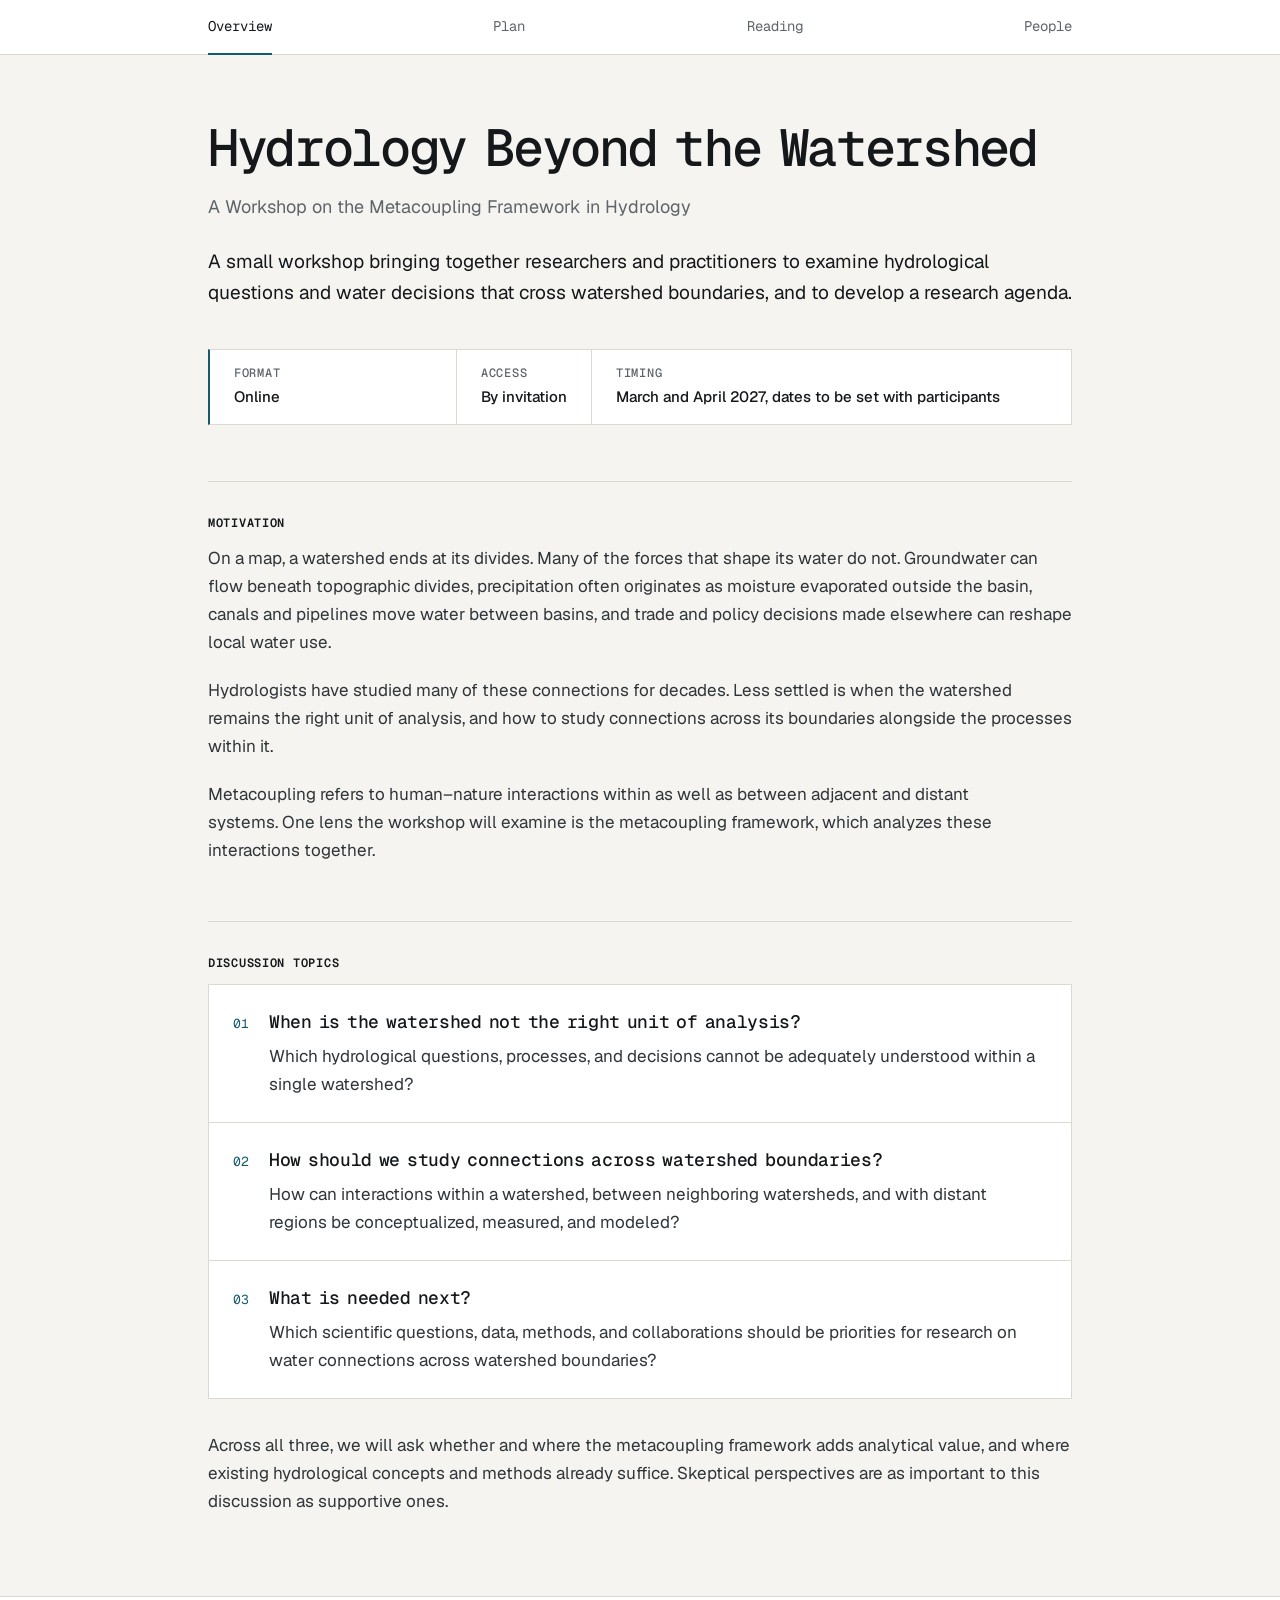
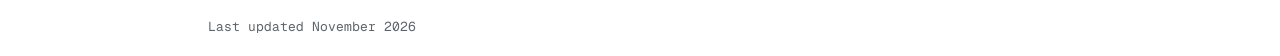
<file: index.html>
<!doctype html>
<html lang="en">
<head>
  <meta charset="utf-8">
  <meta name="viewport" content="width=device-width, initial-scale=1">
  <title>Hydrology Beyond the Watershed · A Workshop on the Metacoupling Framework in Hydrology</title>
  <meta name="description" content="A small online workshop, by invitation, on hydrological questions and water decisions that cross watershed boundaries, with its three discussion topics.">
  <meta name="robots" content="noindex, nofollow">
  <meta name="theme-color" content="#FFFFFF" media="(prefers-color-scheme: light)">
  <meta name="theme-color" content="#15191C" media="(prefers-color-scheme: dark)">
  <link rel="icon" href="assets/images/favicon-32.png" sizes="32x32">
  <link rel="icon" href="assets/images/favicon.svg" type="image/svg+xml">
  <link rel="preload" href="assets/fonts/geist-latin-wght-normal.woff2" as="font" type="font/woff2" crossorigin>
  <link rel="preload" href="assets/fonts/geist-mono-latin-wght-normal.woff2" as="font" type="font/woff2" crossorigin>
  <link rel="stylesheet" href="assets/css/site.css">
</head>
<body>
  <a class="skip-link" href="#main">Skip to content</a>
  <header class="site-header">
    <nav class="nav wrap" aria-label="Main navigation">
      <a href="index.html" aria-current="page">Overview</a>
      <a href="plan.html">Plan</a>
      <a href="reading.html">Reading</a>
      <a href="people.html">People</a>
    </nav>
  </header>

  <main class="wrap" id="main" tabindex="-1">
    <div class="page-heading">
      <h1>Hydrology Beyond the Watershed</h1>
      <p class="subtitle">A Workshop on the Metacoupling Framework in Hydrology</p>
      <p class="lead">A small workshop bringing together researchers and practitioners to examine hydrological questions and water decisions that cross watershed boundaries, and to develop a research agenda.</p>
    </div>

    <ul class="facts" role="list">
      <li><span class="key">Format</span> Online</li>
      <li><span class="key">Access</span> By invitation</li>
      <li><span class="key">Timing</span> March and April 2027, dates to be set with participants</li>
    </ul>

    <section class="prose" aria-labelledby="motivation-h">
      <h2 id="motivation-h">Motivation</h2>
      <p>On a map, a watershed ends at its divides. Many of the forces that shape its water do not. Groundwater can flow beneath topographic divides, precipitation often originates as moisture evaporated outside the basin, canals and pipelines move water between basins, and trade and policy decisions made elsewhere can reshape local water use.</p>
      <p>Hydrologists have studied many of these connections for decades. Less settled is when the watershed remains the right unit of analysis, and how to study connections across its boundaries alongside the processes within it.</p>
      <p>Metacoupling refers to human–nature interactions within as well as between adjacent and distant systems. One lens the workshop will examine is the metacoupling framework, which analyzes these interactions together.</p>
    </section>

    <section class="prose" id="topics" aria-labelledby="discussion-h">
      <h2 id="discussion-h">Discussion topics</h2>
      <ol class="rows" role="list">
        <li class="topic">
          <span class="row-number" aria-hidden="true">01</span>
          <h3>When is the watershed not the right unit of analysis?</h3>
          <p>Which hydrological questions, processes, and decisions cannot be adequately understood within a single watershed?</p>
        </li>
        <li class="topic">
          <span class="row-number" aria-hidden="true">02</span>
          <h3>How should we study connections across watershed boundaries?</h3>
          <p>How can interactions within a watershed, between neighboring watersheds, and with distant regions be conceptualized, measured, and modeled?</p>
        </li>
        <li class="topic">
          <span class="row-number" aria-hidden="true">03</span>
          <h3>What is needed next?</h3>
          <p>Which scientific questions, data, methods, and collaborations should be priorities for research on water connections across watershed boundaries?</p>
        </li>
      </ol>
      <p class="closing">Across all three, we will ask whether and where the metacoupling framework adds analytical value, and where existing hydrological concepts and methods already suffice. Skeptical perspectives are as important to this discussion as supportive ones.</p>
    </section>
  </main>

  <footer class="site-footer">
    <p class="wrap">Last updated November 2026</p>
  </footer>
</body>
</html>
</file>
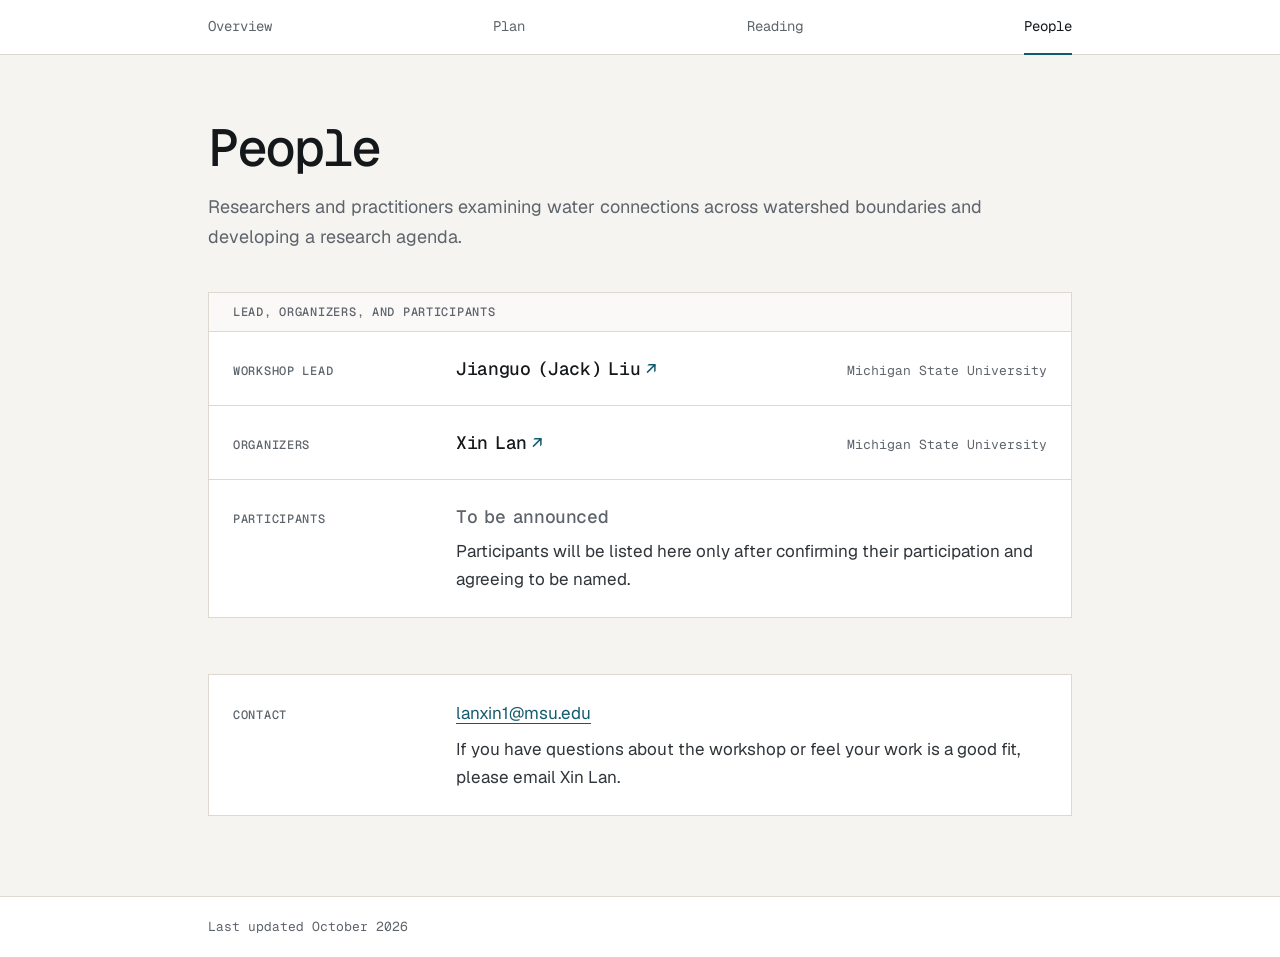
<file: people.html>
<!doctype html>
<html lang="en">
<head>
  <meta charset="utf-8">
  <meta name="viewport" content="width=device-width, initial-scale=1">
  <title>People · Hydrology Beyond the Watershed</title>
  <meta name="description" content="The workshop lead, organizers, and participants, and how to contact Xin Lan about the workshop.">
  <meta name="robots" content="noindex, nofollow">
  <meta name="theme-color" content="#FFFFFF" media="(prefers-color-scheme: light)">
  <meta name="theme-color" content="#15191C" media="(prefers-color-scheme: dark)">
  <link rel="icon" href="assets/images/favicon-32.png" sizes="32x32">
  <link rel="icon" href="assets/images/favicon.svg" type="image/svg+xml">
  <link rel="preload" href="assets/fonts/geist-latin-wght-normal.woff2" as="font" type="font/woff2" crossorigin>
  <link rel="preload" href="assets/fonts/geist-mono-latin-wght-normal.woff2" as="font" type="font/woff2" crossorigin>
  <link rel="stylesheet" href="assets/css/site.css">
</head>
<body>
  <a class="skip-link" href="#main">Skip to content</a>
  <header class="site-header">
    <nav class="nav wrap" aria-label="Main navigation">
      <a href="index.html">Overview</a>
      <a href="plan.html">Plan</a>
      <a href="reading.html">Reading</a>
      <a href="people.html" aria-current="page">People</a>
    </nav>
  </header>

  <main class="wrap" id="main" tabindex="-1">
    <div class="page-heading">
      <h1>People</h1>
      <p class="subtitle">Researchers and practitioners examining water connections across watershed boundaries and developing a research agenda.</p>
    </div>

    <section aria-labelledby="people-h">
      <h2 class="section-label" id="people-h">Lead, organizers, and participants</h2>
      <div class="rows">
        <div>
          <h3 class="group-label">Workshop lead</h3>
          <ul role="list">
            <li>
              <p class="person-name"><a href="https://www.canr.msu.edu/people/jianguo_jack_liu">Jianguo (Jack) Liu</a></p>
              <p class="person-affil">Michigan State University</p>
            </li>
          </ul>
        </div>
        <div>
          <h3 class="group-label">Organizers</h3>
          <ul role="list">
            <li>
              <p class="person-name"><a href="https://www.canr.msu.edu/people/xin-lan">Xin Lan</a></p>
              <p class="person-affil">Michigan State University</p>
            </li>
          </ul>
        </div>
        <div>
          <h3 class="group-label">Participants</h3>
          <p class="people-tba">To be announced</p>
          <p>Participants will be listed here only after confirming their participation and agreeing to be named.</p>
        </div>
      </div>
    </section>

    <section class="rows" id="contact" aria-labelledby="contact-h">
      <div>
        <h2 class="group-label" id="contact-h">Contact</h2>
        <a href="mailto:lanxin1@msu.edu">lanxin1@msu.edu</a>
        <p>If you have questions about the workshop or feel your work is a good fit, please email Xin Lan.</p>
      </div>
    </section>
  </main>

  <footer class="site-footer">
    <p class="wrap">Last updated October 2026</p>
  </footer>
</body>
</html>
</file>
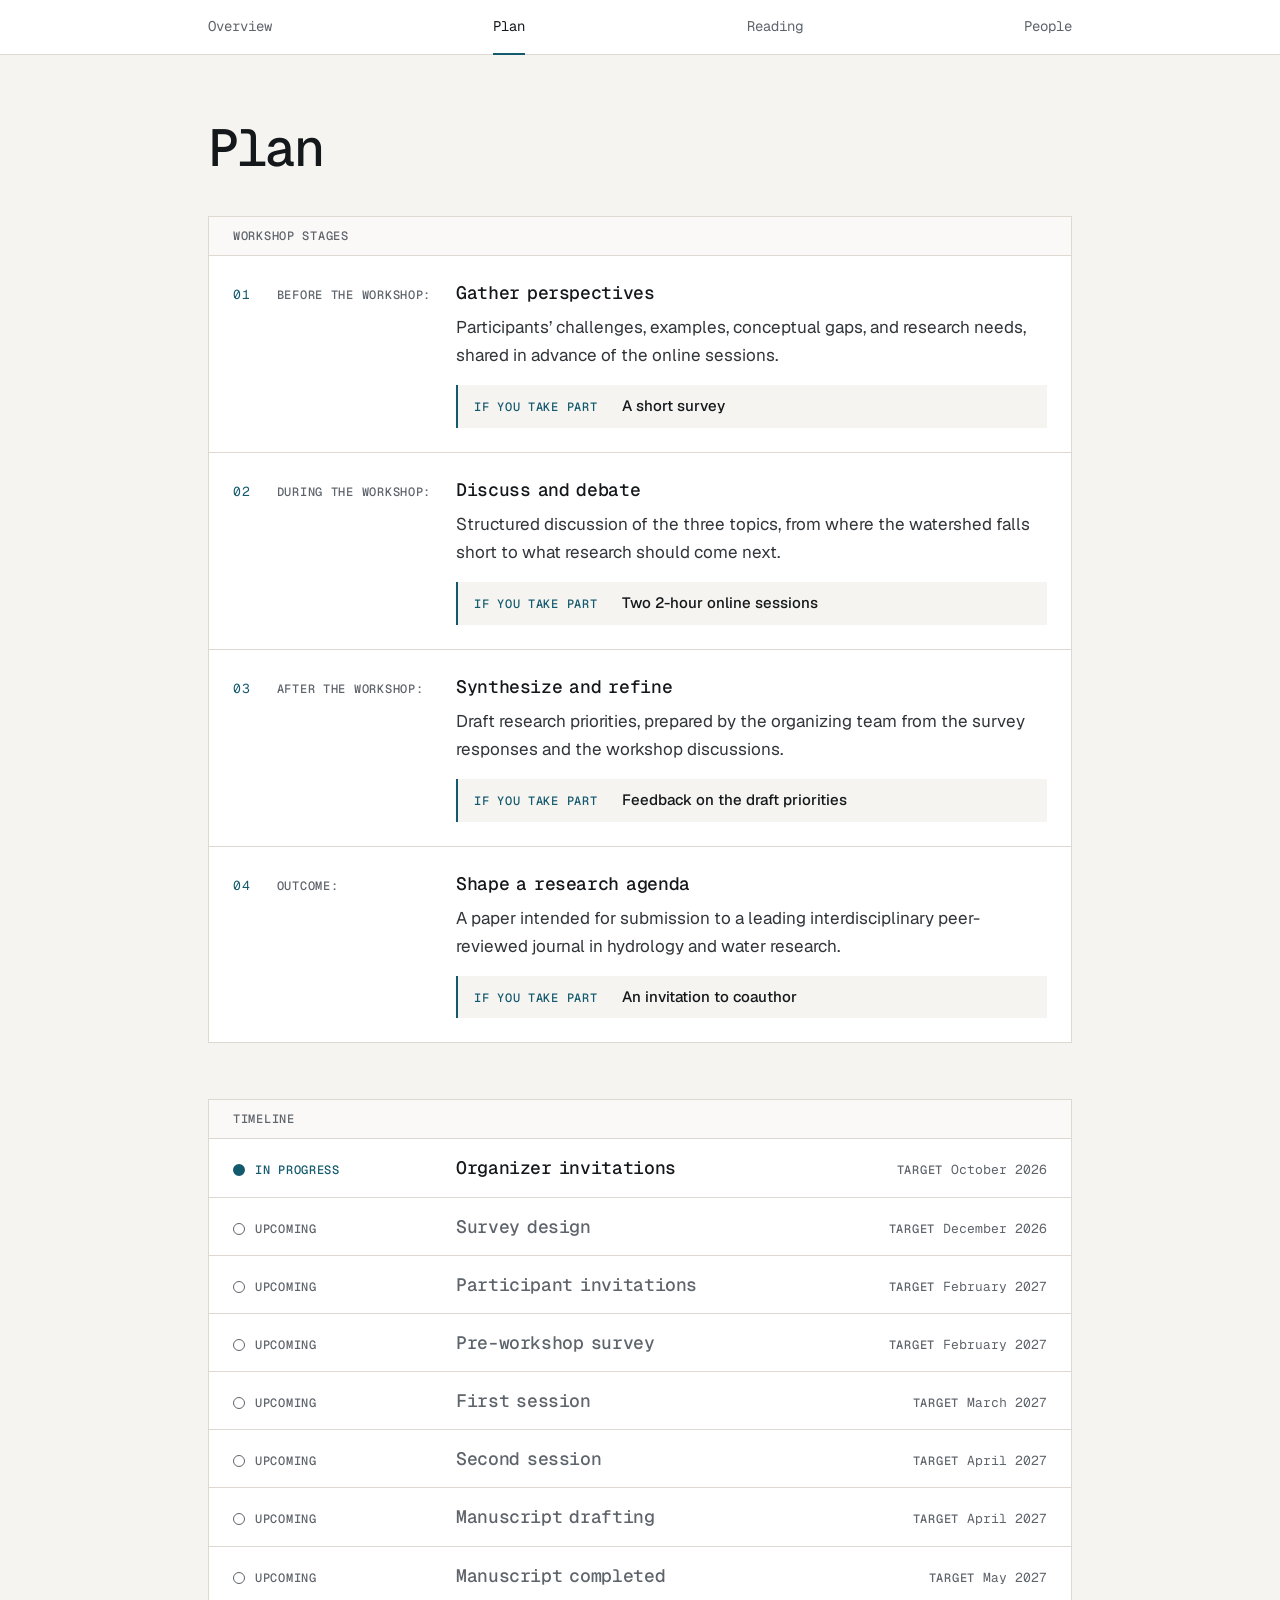
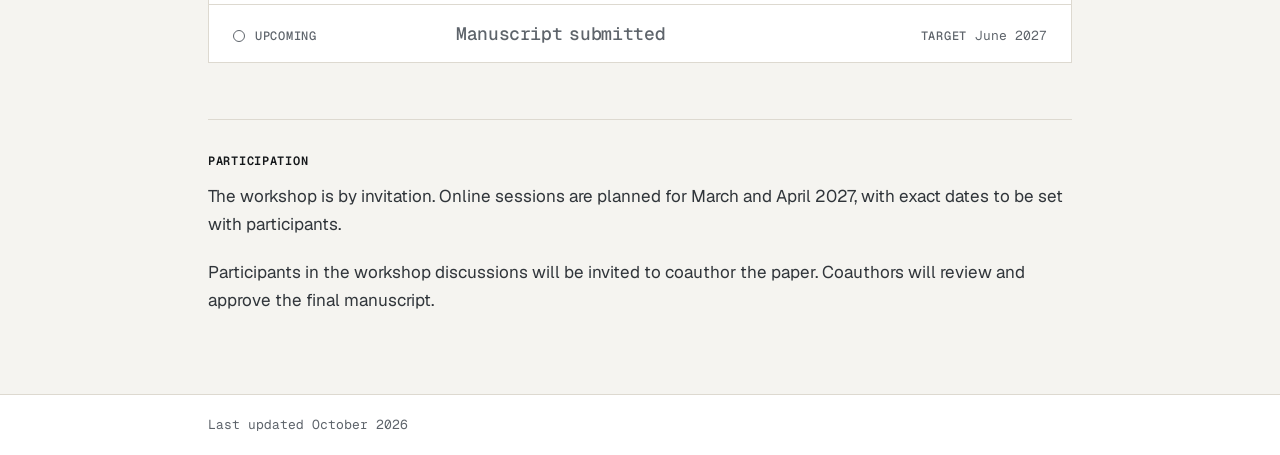
<file: plan.html>
<!doctype html>
<html lang="en">
<head>
  <meta charset="utf-8">
  <meta name="viewport" content="width=device-width, initial-scale=1">
  <title>Plan · Hydrology Beyond the Watershed</title>
  <meta name="description" content="The workshop plan and timeline: gather perspectives, discuss and debate, synthesize and refine, and shape a research agenda.">
  <meta name="robots" content="noindex, nofollow">
  <meta name="theme-color" content="#FFFFFF" media="(prefers-color-scheme: light)">
  <meta name="theme-color" content="#15191C" media="(prefers-color-scheme: dark)">
  <link rel="icon" href="assets/images/favicon-32.png" sizes="32x32">
  <link rel="icon" href="assets/images/favicon.svg" type="image/svg+xml">
  <link rel="preload" href="assets/fonts/geist-latin-wght-normal.woff2" as="font" type="font/woff2" crossorigin>
  <link rel="preload" href="assets/fonts/geist-mono-latin-wght-normal.woff2" as="font" type="font/woff2" crossorigin>
  <link rel="stylesheet" href="assets/css/site.css">
</head>
<body>
  <a class="skip-link" href="#main">Skip to content</a>
  <header class="site-header">
    <nav class="nav wrap" aria-label="Main navigation">
      <a href="index.html">Overview</a>
      <a href="plan.html" aria-current="page">Plan</a>
      <a href="reading.html">Reading</a>
      <a href="people.html">People</a>
    </nav>
  </header>

  <main class="wrap" id="main" tabindex="-1">
    <h1 class="page-heading">Plan</h1>

    <section aria-labelledby="stages-h">
      <h2 class="section-label" id="stages-h">Workshop stages</h2>
      <ol class="rows" role="list">
        <li class="stage">
          <h3><span class="stage-phase"><span class="row-number" aria-hidden="true">01</span> Before the workshop:</span> Gather perspectives</h3>
          <p>Participants’ challenges, examples, conceptual gaps, and research needs, shared in advance of the online sessions.</p>
          <p class="stage-you">
            <span class="you-label">If you take part</span>
            <span>A short survey</span>
          </p>
        </li>
        <li class="stage">
          <h3><span class="stage-phase"><span class="row-number" aria-hidden="true">02</span> During the workshop:</span> Discuss and debate</h3>
          <p>Structured discussion of the three topics, from where the watershed falls short to what research should come next.</p>
          <p class="stage-you">
            <span class="you-label">If you take part</span>
            <span>Two 2-hour online sessions</span>
          </p>
        </li>
        <li class="stage">
          <h3><span class="stage-phase"><span class="row-number" aria-hidden="true">03</span> After the workshop:</span> Synthesize and refine</h3>
          <p>Draft research priorities, prepared by the organizing team from the survey responses and the workshop discussions.</p>
          <p class="stage-you">
            <span class="you-label">If you take part</span>
            <span>Feedback on the draft priorities</span>
          </p>
        </li>
        <li class="stage">
          <h3><span class="stage-phase"><span class="row-number" aria-hidden="true">04</span> Outcome:</span> Shape a research agenda</h3>
          <p>A paper intended for submission to a leading interdisciplinary peer-reviewed journal in hydrology and water research.</p>
          <p class="stage-you">
            <span class="you-label">If you take part</span>
            <span>An invitation to coauthor</span>
          </p>
        </li>
      </ol>
    </section>

    <section aria-labelledby="timeline-h">
      <h2 class="section-label" id="timeline-h">Timeline</h2>
      <ol class="rows timeline" role="list">
        <li class="current">
          <span class="status">In progress</span>
          <h3>Organizer invitations</h3>
          <span class="target"><span class="key">Target</span> October 2026</span>
        </li>
        <li>
          <span class="status">Upcoming</span>
          <h3>Survey design</h3>
          <span class="target"><span class="key">Target</span> December 2026</span>
        </li>
        <li>
          <span class="status">Upcoming</span>
          <h3>Participant invitations</h3>
          <span class="target"><span class="key">Target</span> February 2027</span>
        </li>
        <li>
          <span class="status">Upcoming</span>
          <h3>Pre-workshop survey</h3>
          <span class="target"><span class="key">Target</span> February 2027</span>
        </li>
        <li>
          <span class="status">Upcoming</span>
          <h3>First session</h3>
          <span class="target"><span class="key">Target</span> March 2027</span>
        </li>
        <li>
          <span class="status">Upcoming</span>
          <h3>Second session</h3>
          <span class="target"><span class="key">Target</span> April 2027</span>
        </li>
        <li>
          <span class="status">Upcoming</span>
          <h3>Manuscript drafting</h3>
          <span class="target"><span class="key">Target</span> April 2027</span>
        </li>
        <li>
          <span class="status">Upcoming</span>
          <h3>Manuscript completed</h3>
          <span class="target"><span class="key">Target</span> May 2027</span>
        </li>
        <li>
          <span class="status">Upcoming</span>
          <h3>Manuscript submitted</h3>
          <span class="target"><span class="key">Target</span> June 2027</span>
        </li>
      </ol>
    </section>

    <section class="prose" aria-labelledby="participation-h">
      <h2 id="participation-h">Participation</h2>
      <p>The workshop is by invitation. Online sessions are planned for March and April 2027, with exact dates to be set with participants.</p>
      <p>Participants in the workshop discussions will be invited to coauthor the paper. Coauthors will review and approve the final manuscript.</p>
    </section>
  </main>

  <footer class="site-footer">
    <p class="wrap">Last updated October 2026</p>
  </footer>
</body>
</html>
</file>
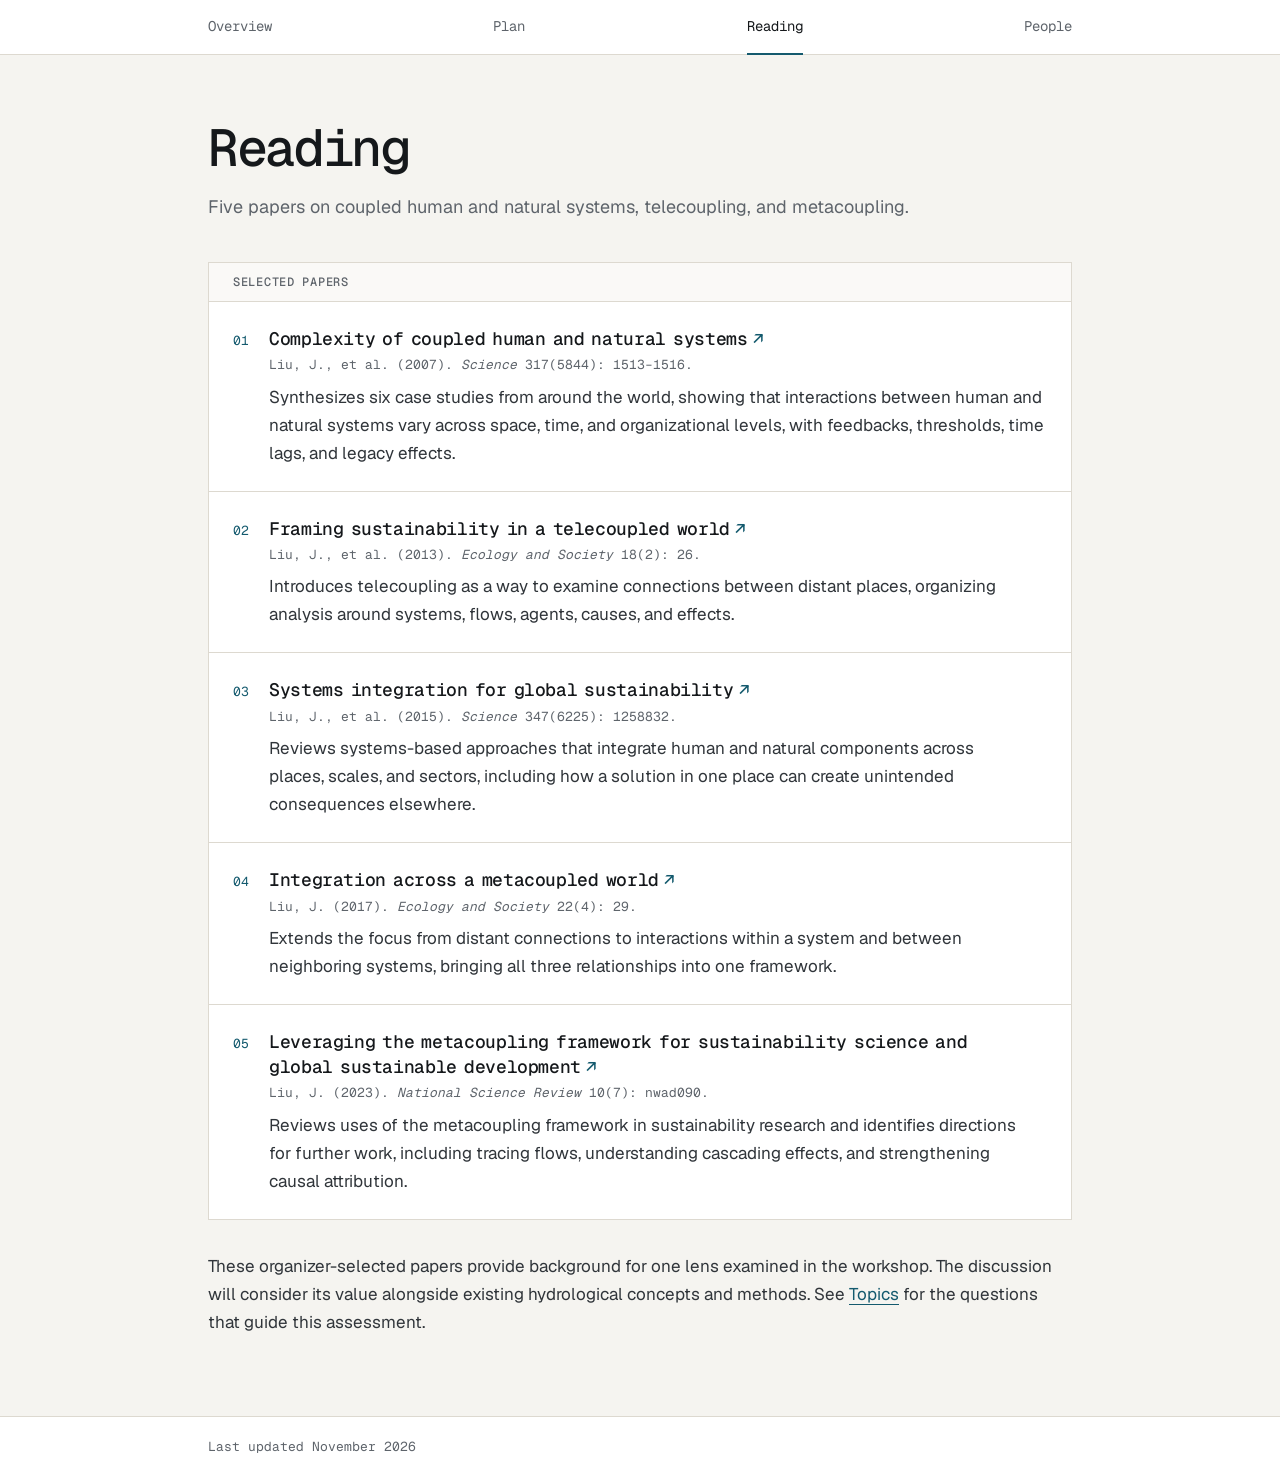
<file: reading.html>
<!doctype html>
<html lang="en">
<head>
  <meta charset="utf-8">
  <meta name="viewport" content="width=device-width, initial-scale=1">
  <title>Background reading · Hydrology Beyond the Watershed</title>
  <meta name="description" content="Five papers on coupled human and natural systems, telecoupling, and metacoupling, with DOI links.">
  <meta name="robots" content="noindex, nofollow">
  <meta name="theme-color" content="#FFFFFF" media="(prefers-color-scheme: light)">
  <meta name="theme-color" content="#15191C" media="(prefers-color-scheme: dark)">
  <link rel="icon" href="assets/images/favicon-32.png" sizes="32x32">
  <link rel="icon" href="assets/images/favicon.svg" type="image/svg+xml">
  <link rel="preload" href="assets/fonts/geist-latin-wght-normal.woff2" as="font" type="font/woff2" crossorigin>
  <link rel="preload" href="assets/fonts/geist-mono-latin-wght-normal.woff2" as="font" type="font/woff2" crossorigin>
  <link rel="stylesheet" href="assets/css/site.css">
</head>
<body>
  <a class="skip-link" href="#main">Skip to content</a>
  <header class="site-header">
    <nav class="nav wrap" aria-label="Main navigation">
      <a href="index.html">Overview</a>
      <a href="plan.html">Plan</a>
      <a href="reading.html" aria-current="page">Reading</a>
      <a href="people.html">People</a>
    </nav>
  </header>

  <main class="wrap" id="main" tabindex="-1">
    <div class="page-heading">
      <h1>Reading</h1>
      <p class="subtitle">Five papers on coupled human and natural systems, telecoupling, and metacoupling.</p>
    </div>

    <section aria-labelledby="papers-h">
      <h2 class="section-label" id="papers-h">Selected papers</h2>
      <ul class="rows" role="list">
        <li class="ref">
          <span class="row-number" aria-hidden="true">01</span>
          <a class="ref-title" href="https://doi.org/10.1126/science.1144004">Complexity of coupled human and natural systems</a>
          <p class="ref-meta">Liu, J., et al. (2007). <i>Science</i> 317(5844): 1513–1516.</p>
          <p>Synthesizes six case studies from around the world, showing that interactions between human and natural systems vary across space, time, and organizational levels, with feedbacks, thresholds, time lags, and legacy effects.</p>
        </li>
        <li class="ref">
          <span class="row-number" aria-hidden="true">02</span>
          <a class="ref-title" href="https://doi.org/10.5751/ES-05873-180226">Framing sustainability in a telecoupled world</a>
          <p class="ref-meta">Liu, J., et al. (2013). <i>Ecology and Society</i> 18(2): 26.</p>
          <p>Introduces telecoupling as a way to examine connections between distant places, organizing analysis around systems, flows, agents, causes, and effects.</p>
        </li>
        <li class="ref">
          <span class="row-number" aria-hidden="true">03</span>
          <a class="ref-title" href="https://doi.org/10.1126/science.1258832">Systems integration for global sustainability</a>
          <p class="ref-meta">Liu, J., et al. (2015). <i>Science</i> 347(6225): 1258832.</p>
          <p>Reviews systems-based approaches that integrate human and natural components across places, scales, and sectors, including how a solution in one place can create unintended consequences elsewhere.</p>
        </li>
        <li class="ref">
          <span class="row-number" aria-hidden="true">04</span>
          <a class="ref-title" href="https://doi.org/10.5751/ES-09830-220429">Integration across a metacoupled world</a>
          <p class="ref-meta">Liu, J. (2017). <i>Ecology and Society</i> 22(4): 29.</p>
          <p>Extends the focus from distant connections to interactions within a system and between neighboring systems, bringing all three relationships into one framework.</p>
        </li>
        <li class="ref">
          <span class="row-number" aria-hidden="true">05</span>
          <a class="ref-title" href="https://doi.org/10.1093/nsr/nwad090">Leveraging the metacoupling framework for sustainability science and global sustainable development</a>
          <p class="ref-meta">Liu, J. (2023). <i>National Science Review</i> 10(7): nwad090.</p>
          <p>Reviews uses of the metacoupling framework in sustainability research and identifies directions for further work, including tracing flows, understanding cascading effects, and strengthening causal attribution.</p>
        </li>
      </ul>
      <p class="closing">These organizer-selected papers provide background for one lens examined in the workshop. The discussion will consider its value alongside existing hydrological concepts and methods. See <a href="index.html#topics">Topics</a> for the questions that guide this assessment.</p>
    </section>
  </main>

  <footer class="site-footer">
    <p class="wrap">Last updated November 2026</p>
  </footer>
</body>
</html>
</file>
<file: assets/css/site.css>
@font-face {
  font-family: "Geist";
  src: url("../fonts/geist-latin-wght-normal.woff2") format("woff2");
  font-weight: 100 900;
  font-display: swap;
}

@font-face {
  font-family: "Geist Mono";
  src: url("../fonts/geist-mono-latin-wght-normal.woff2") format("woff2");
  font-weight: 100 900;
  font-display: swap;
}

:root {
  color-scheme: light dark;

  --paper: #F5F4F0;
  --surface: #FFFFFF;
  --fill: #FAF9F7;
  --rule: #DDD9D0;
  --ink: #15181B;
  --text: #30353A;
  --muted: #5E646B;
  --accent: #145A6E;

  --sans: "Geist", system-ui, sans-serif;
  --mono: "Geist Mono", ui-monospace, "SFMono-Regular", Menlo, Consolas, monospace;

  --gutter: clamp(1rem, 4vw, 2rem);
  --content: 54rem;
  --pad: 1.5rem;
  --num: 2.25rem;
  --rail: 15.5rem;
}

@media (prefers-color-scheme: dark) {
  :root {
    --paper: #0E1113;
    --surface: #15191C;
    --fill: #121517;
    --rule: #2B3237;
    --ink: #EEF0F1;
    --text: #C6CBCF;
    --muted: #979EA5;
    --accent: #74BACD;
  }
}

*, ::before, ::after { box-sizing: border-box; }

html {
  -webkit-text-size-adjust: 100%;
  text-size-adjust: 100%;
}

body {
  display: flex;
  flex-direction: column;
  min-height: 100vh;
  margin: 0;
  background: var(--paper);
  color: var(--text);
  font: 1.0625rem / 1.65 var(--sans);
  -webkit-font-smoothing: antialiased;
  overflow-wrap: break-word;
}

h1, h2, h3, p, ul, ol { margin: 0; }

/* Keep role="list" on styled lists for Safari. */
ul, ol {
  padding: 0;
  list-style: none;
}

a {
  color: var(--accent);
  text-decoration-thickness: 1px;
  text-underline-offset: 0.25em;
}

a:hover { text-decoration-thickness: 2px; }

:focus-visible {
  outline: 2px solid var(--accent);
  outline-offset: 3px;
}

main:focus-visible { outline: 0; }

.skip-link {
  position: absolute;
  top: 0.5rem;
  left: var(--gutter);
  padding: 0.5rem 1rem;
  background: var(--surface);
  transform: translateY(-200%);
}

.skip-link:focus { transform: translateY(0); }

.wrap {
  width: min(100% - 2 * var(--gutter), var(--content));
  margin-inline: auto;
}

h1, h3, .ref-title, .person-name, .people-tba {
  color: var(--ink);
  font: 500 1.125rem / 1.4 var(--mono);
  letter-spacing: -0.02em;
  word-spacing: -0.2em;
}

h1 {
  font-size: clamp(1.875rem, 1.3rem + 2.6vw, 3.25rem);
  line-height: 1.1;
  letter-spacing: -0.045em;
}

h2, .key, .stage-phase, .group-label, .you-label, .status {
  color: var(--muted);
  font: 500 0.75rem / 1.5 var(--mono);
  letter-spacing: 0.06em;
  word-spacing: normal;
  text-transform: uppercase;
}

.nav, .row-number, .ref-meta, .person-affil, .target, .site-footer {
  color: var(--muted);
  font: 0.8125rem / 1.5 var(--mono);
}

.prose h2 {
  margin-bottom: 0.75rem;
  color: var(--ink);
  font-weight: 600;
}

.row-number, .you-label, .current .status { color: var(--accent); }
.people-tba, .timeline > :not(.current, .done) h3 { color: var(--muted); }

.site-header {
  border-bottom: 1px solid var(--rule);
  background: var(--surface);
}

.nav {
  display: flex;
  flex-wrap: wrap;
  align-items: center;
  justify-content: space-between;
  column-gap: 0.5rem;
  font-size: 0.875rem;
}

.nav a {
  margin-block: 0.5rem -1px;
  padding-block: 0.5rem 1rem;
  border-bottom: 2px solid transparent;
  color: inherit;
  text-decoration: none;
}

.nav a:hover, .nav a[aria-current="page"] { color: var(--ink); }
.nav a[aria-current="page"] { border-color: var(--accent); }

@media (forced-colors: active) {
  .nav a:not([aria-current]) { border-bottom: 0; }
}

main {
  flex: 1;
  padding-block: clamp(2.5rem, 8vw, 4rem) clamp(3.5rem, 9vw, 5rem);
}

.page-heading { margin-bottom: 2.5rem; }

.subtitle, .lead, .closing, .prose p, .rows p:not([class]) {
  text-wrap: pretty;
}

.facts li, .ref-meta, .timeline h3, .topic h3 { text-wrap: balance; }

.subtitle {
  margin-top: 1rem;
  color: var(--muted);
  font-size: 1.125rem;
}

.lead {
  margin-top: 1.5rem;
  color: var(--ink);
  font-size: 1.1875rem;
}

.closing { margin-top: 2rem; }

.facts, .rows {
  border: 1px solid var(--rule);
  background: var(--surface);
}

.facts, .stage-you {
  border-left: 2px solid var(--accent);
  color: var(--ink);
  font-size: 0.9375rem;
  font-weight: 500;
  line-height: 1.5;
}

.facts {
  display: grid;
  grid-template-columns: calc(var(--rail) - 2px) max-content minmax(0, 1fr);
}

.facts li { padding: 0.875rem var(--pad) 1rem; }
.facts li + li { border-left: 1px solid var(--rule); }

.facts .key {
  display: block;
  margin-bottom: 0.25rem;
}

.prose {
  padding-top: 2rem;
  border-top: 1px solid var(--rule);
}

.prose p + p { margin-top: 1.25rem; }

.prose, section + section {
  margin-top: 3.5rem;
  scroll-margin-top: 1.5rem;
}

.section-label {
  padding: 0.625rem var(--pad);
  border: 1px solid var(--rule);
  border-bottom: 0;
  background: var(--fill);
}

.rows > * {
  display: grid;
  grid-template-columns: calc(var(--rail) - var(--pad) - 1px) minmax(0, 1fr);
  align-items: baseline;
  padding: var(--pad);
}

.rows > * + * { border-top: 1px solid var(--rule); }

.rows > * > p { grid-column: 2; }
.rows p:not([class]) { margin-top: 0.5rem; }

.topic, .ref { grid-template-columns: var(--num) minmax(0, 1fr); }

.rows > * > a { justify-self: start; }

.ref-title, .person-name a {
  display: inline-block;
  padding-right: 1.1em;
  color: var(--ink);
  text-decoration-line: none;
}

.person-name a { margin-right: -1.1em; }

.ref-title:hover, .person-name a:hover {
  color: var(--accent);
  text-decoration-line: underline;
}

.ref-title::after, .person-name a::after {
  content: "\2191";      /* Safari before 17.4, Firefox before 128 */
  content: "\2191" / ""; /* Hide decorative arrows from screen readers. */
  position: absolute;
  margin-left: 0.3em;
  color: var(--accent);
  transform: rotate(45deg);
}

.ref-meta { margin-top: 0.25rem; }

.stage h3 {
  display: grid;
  grid-template-columns: inherit;
  grid-column: 1 / -1;
  align-items: baseline;
}

.stage .row-number {
  display: inline-block;
  width: var(--num);
}

.stage-you {
  display: grid;
  grid-template-columns: max-content minmax(0, 1fr);
  column-gap: 1.5rem;
  align-items: baseline;
  margin-top: 1rem;
  padding: 0.625rem 1rem;
  background: var(--paper);
}

.timeline > li {
  grid-template-columns: calc(var(--rail) - 2 * var(--pad) - 1px) minmax(0, 1fr) auto;
  gap: 0.375rem var(--pad);
  padding-block: 1rem;
}

.status {
  grid-area: 1 / 1;
  padding-left: 1.375rem;
}

.timeline > ::after {
  content: "";
  grid-area: 1 / 1;
  width: 0.75rem;
  height: 0.75rem;
  border: 1.5px solid var(--muted);
  border-radius: 50%;
  transform: translateY(2px);
}

.current::after {
  border: 0.375rem solid var(--accent);
  background: var(--accent);
}

.done::after {
  width: 0.4375rem;
  border-color: var(--accent);
  border-width: 0 2px 2px 0;
  border-radius: 0;
  transform: translateX(0.125rem) rotate(45deg);
}

.rows ul {
  display: grid;
  row-gap: 0.5rem;
}

.rows ul > li {
  display: flex;
  flex-wrap: wrap;
  align-items: baseline;
  justify-content: space-between;
  column-gap: var(--pad);
}

.site-footer {
  padding-block: 1.25rem;
  border-top: 1px solid var(--rule);
  background: var(--surface);
}

@media (max-width: 46rem) {
  :root { --pad: 1rem; }
  h1 { max-width: 16ch; }

  .facts, .rows:not(.timeline) > *, .rows ul > li, .stage h3,
  .stage-you { display: block; }

  .facts li + li {
    border-top: 1px solid var(--rule);
    border-left: 0;
  }

  .group-label, .stage-phase, .you-label, .topic .row-number, .ref .row-number {
    display: block;
    margin-bottom: 0.375rem;
  }

  .timeline > li { grid-template-columns: minmax(0, 1fr); }
}
</file>
